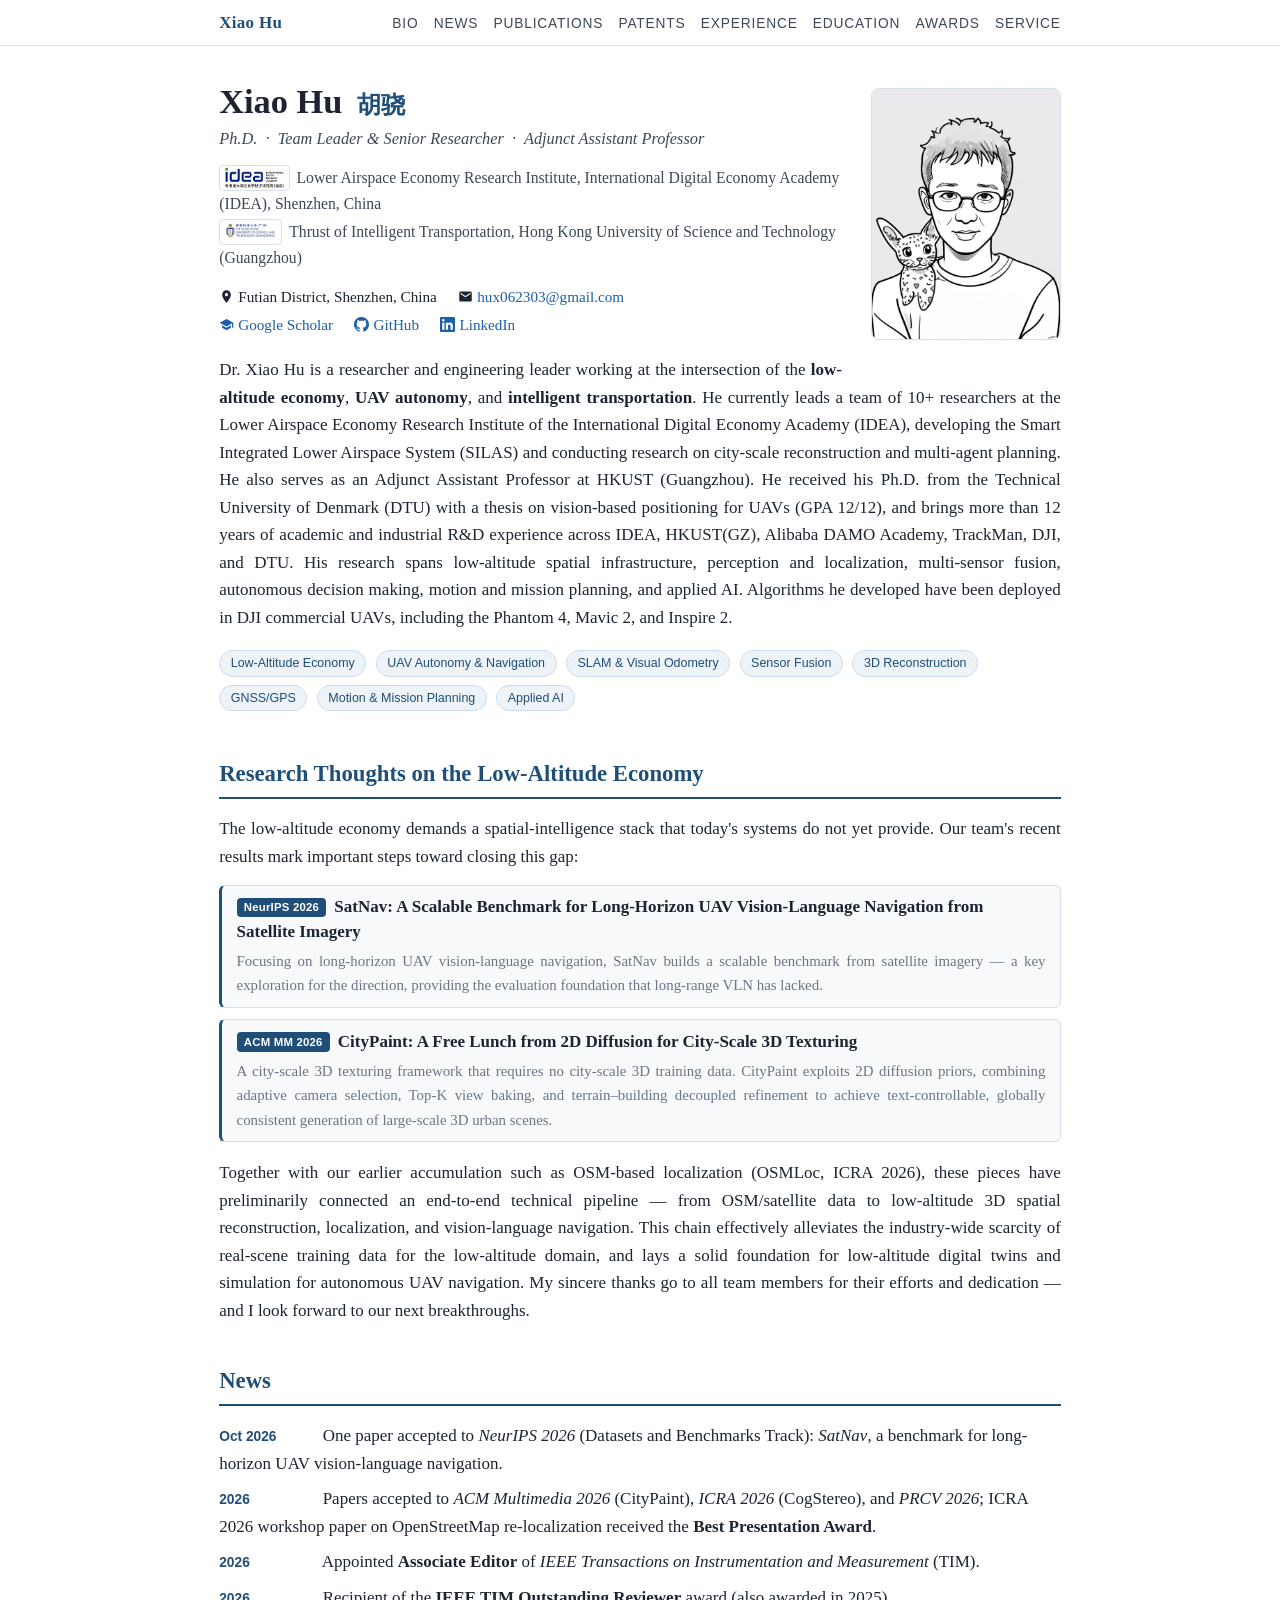
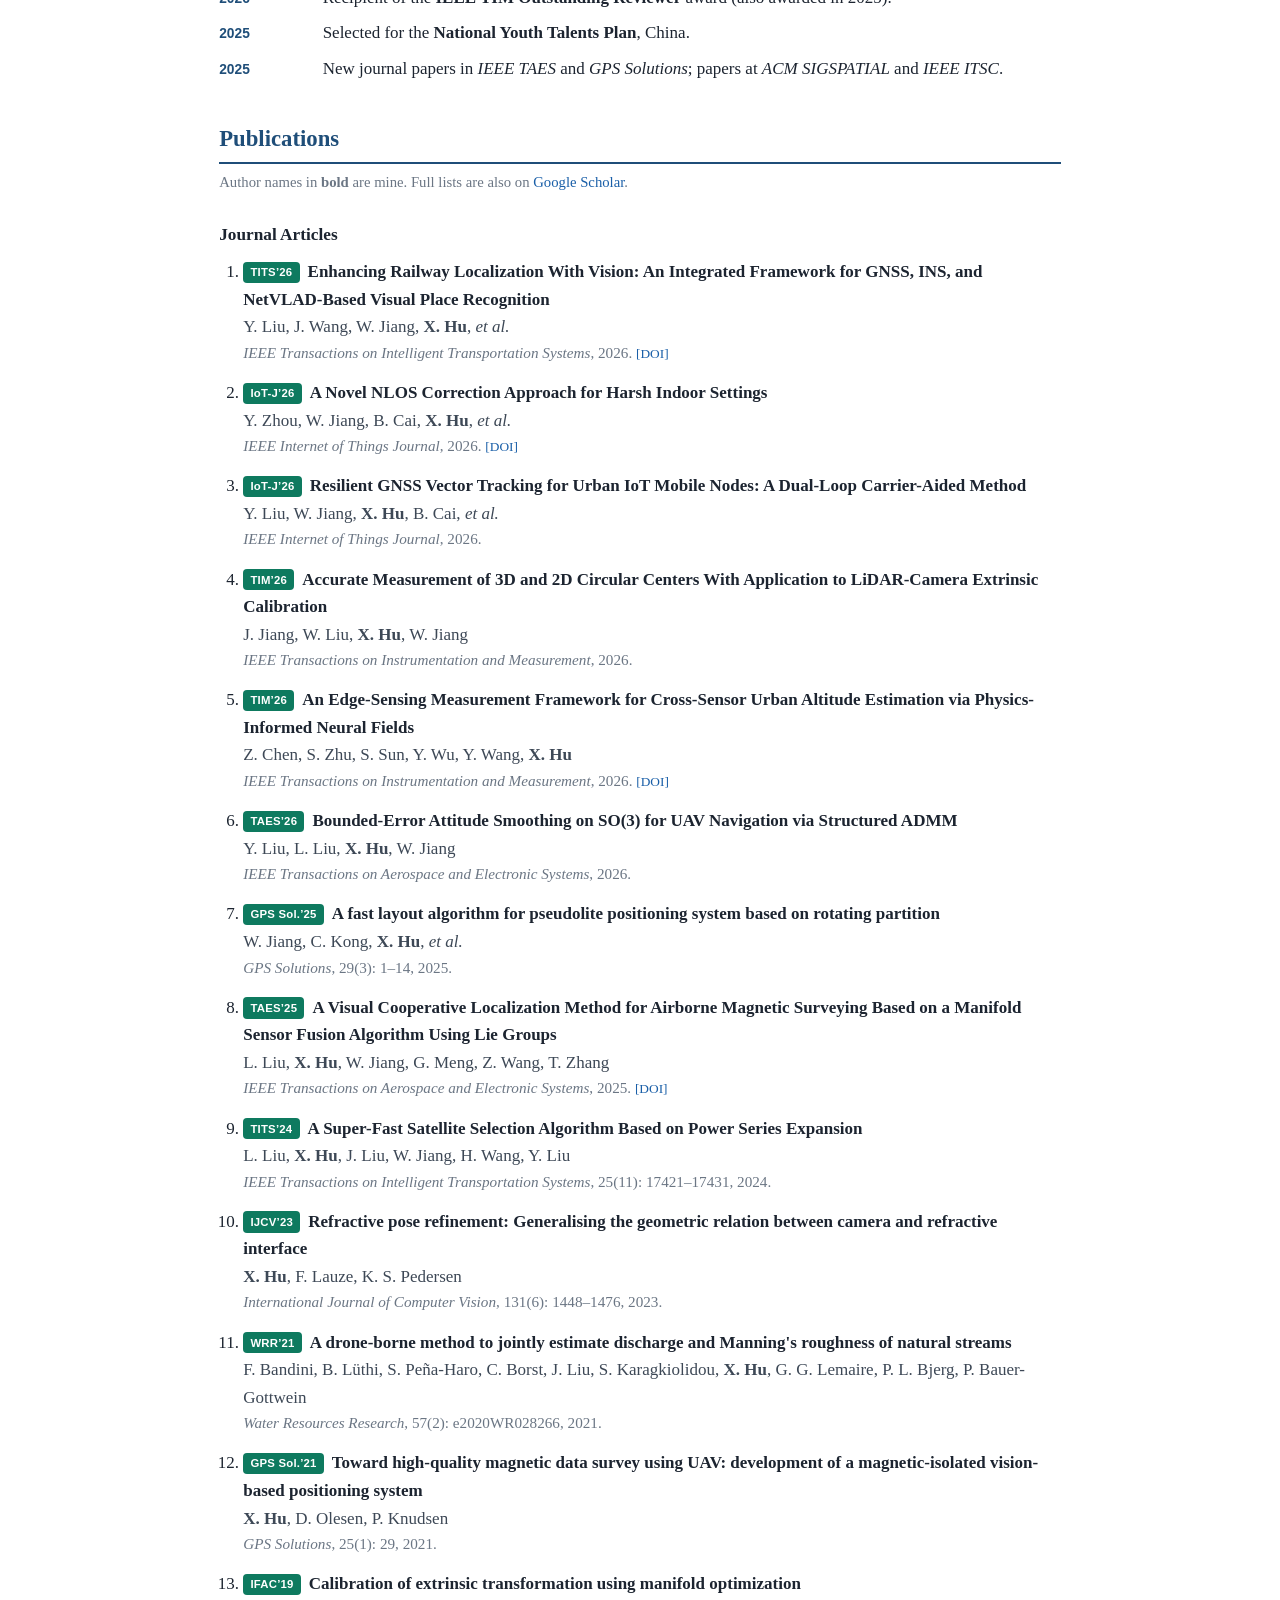
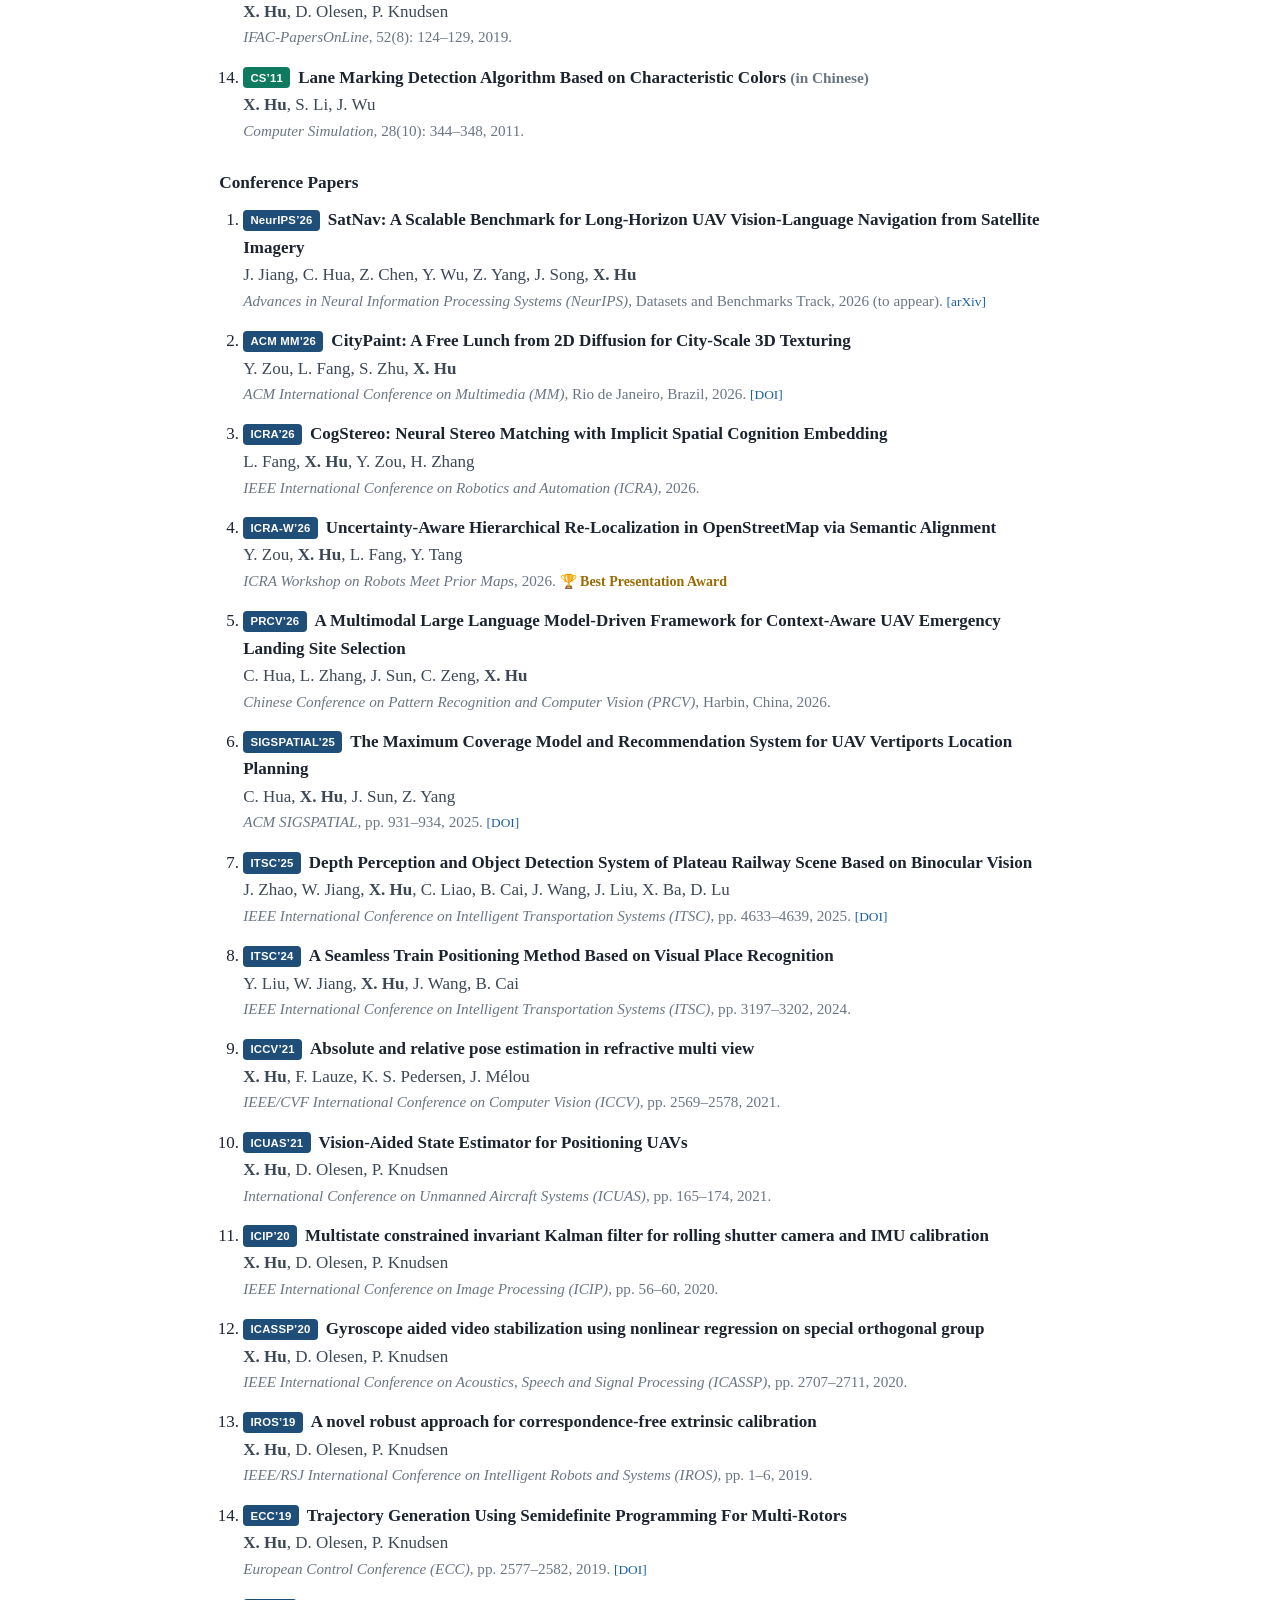
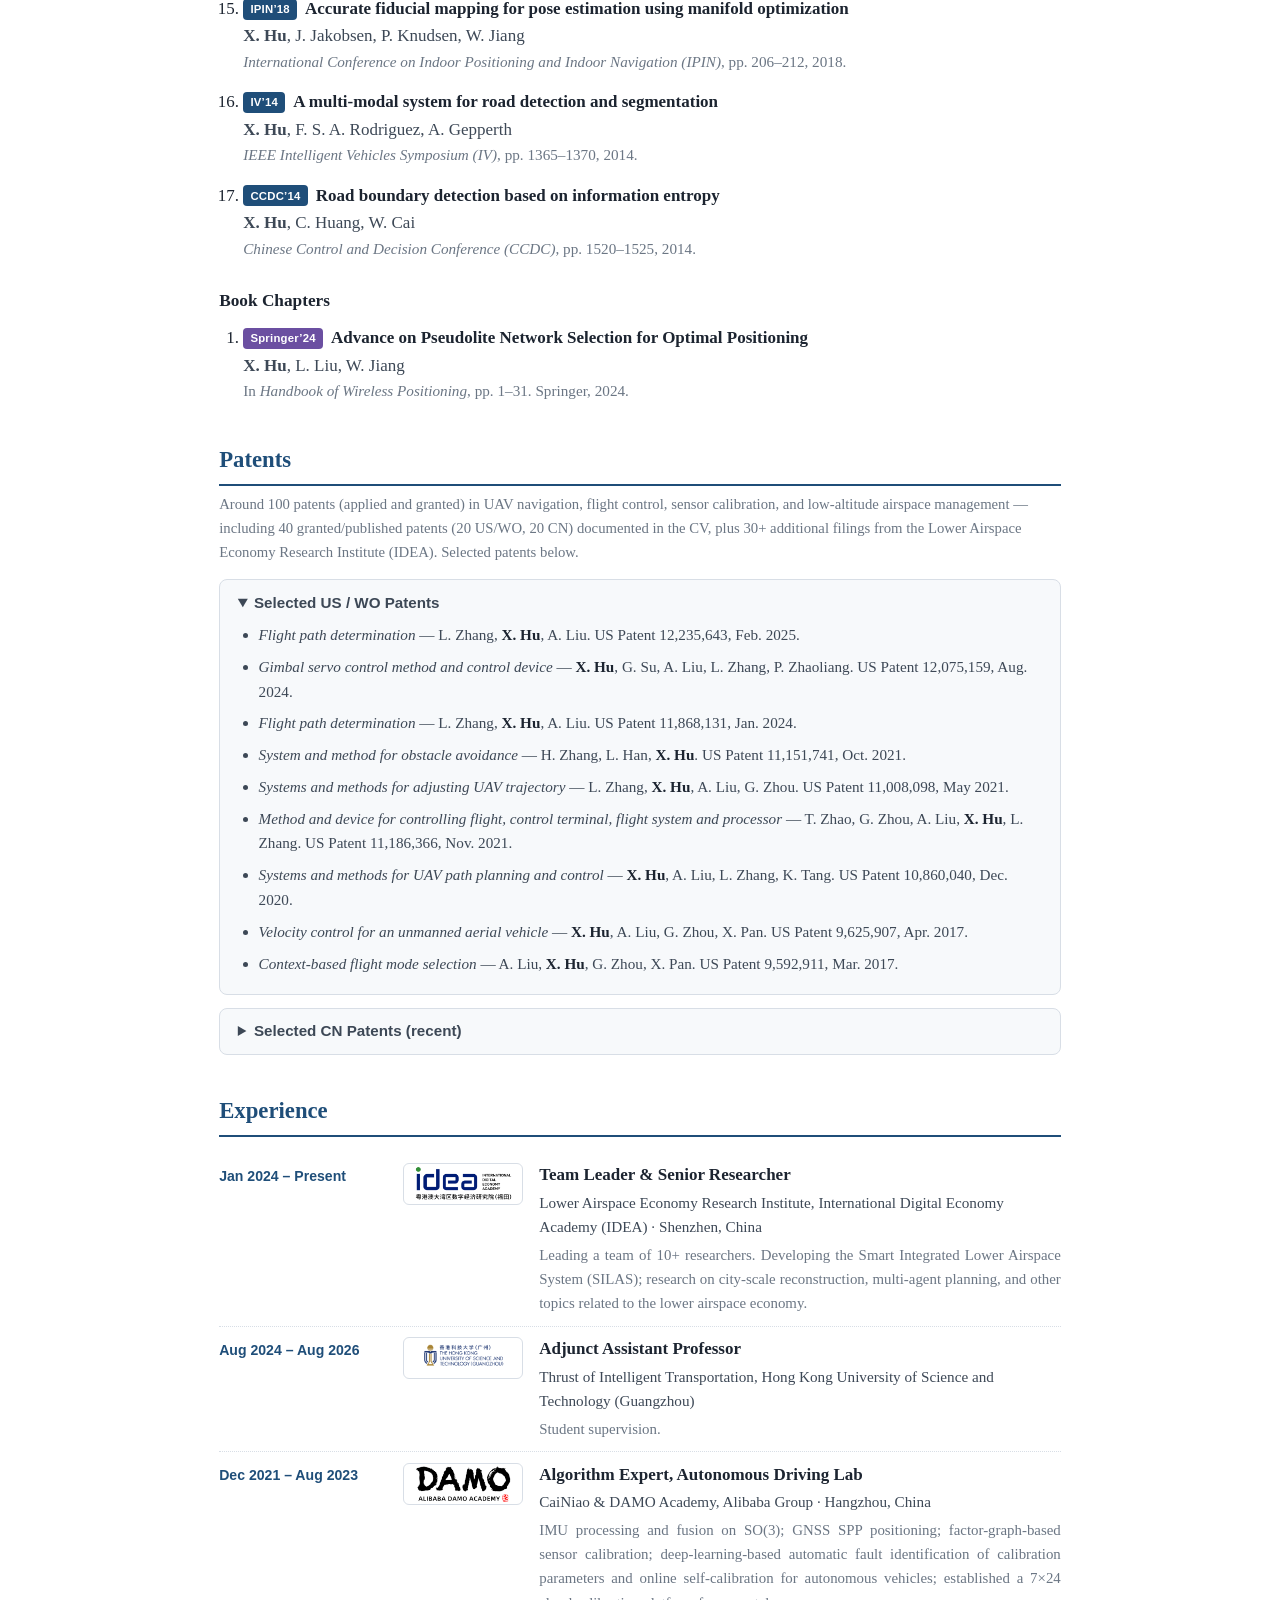
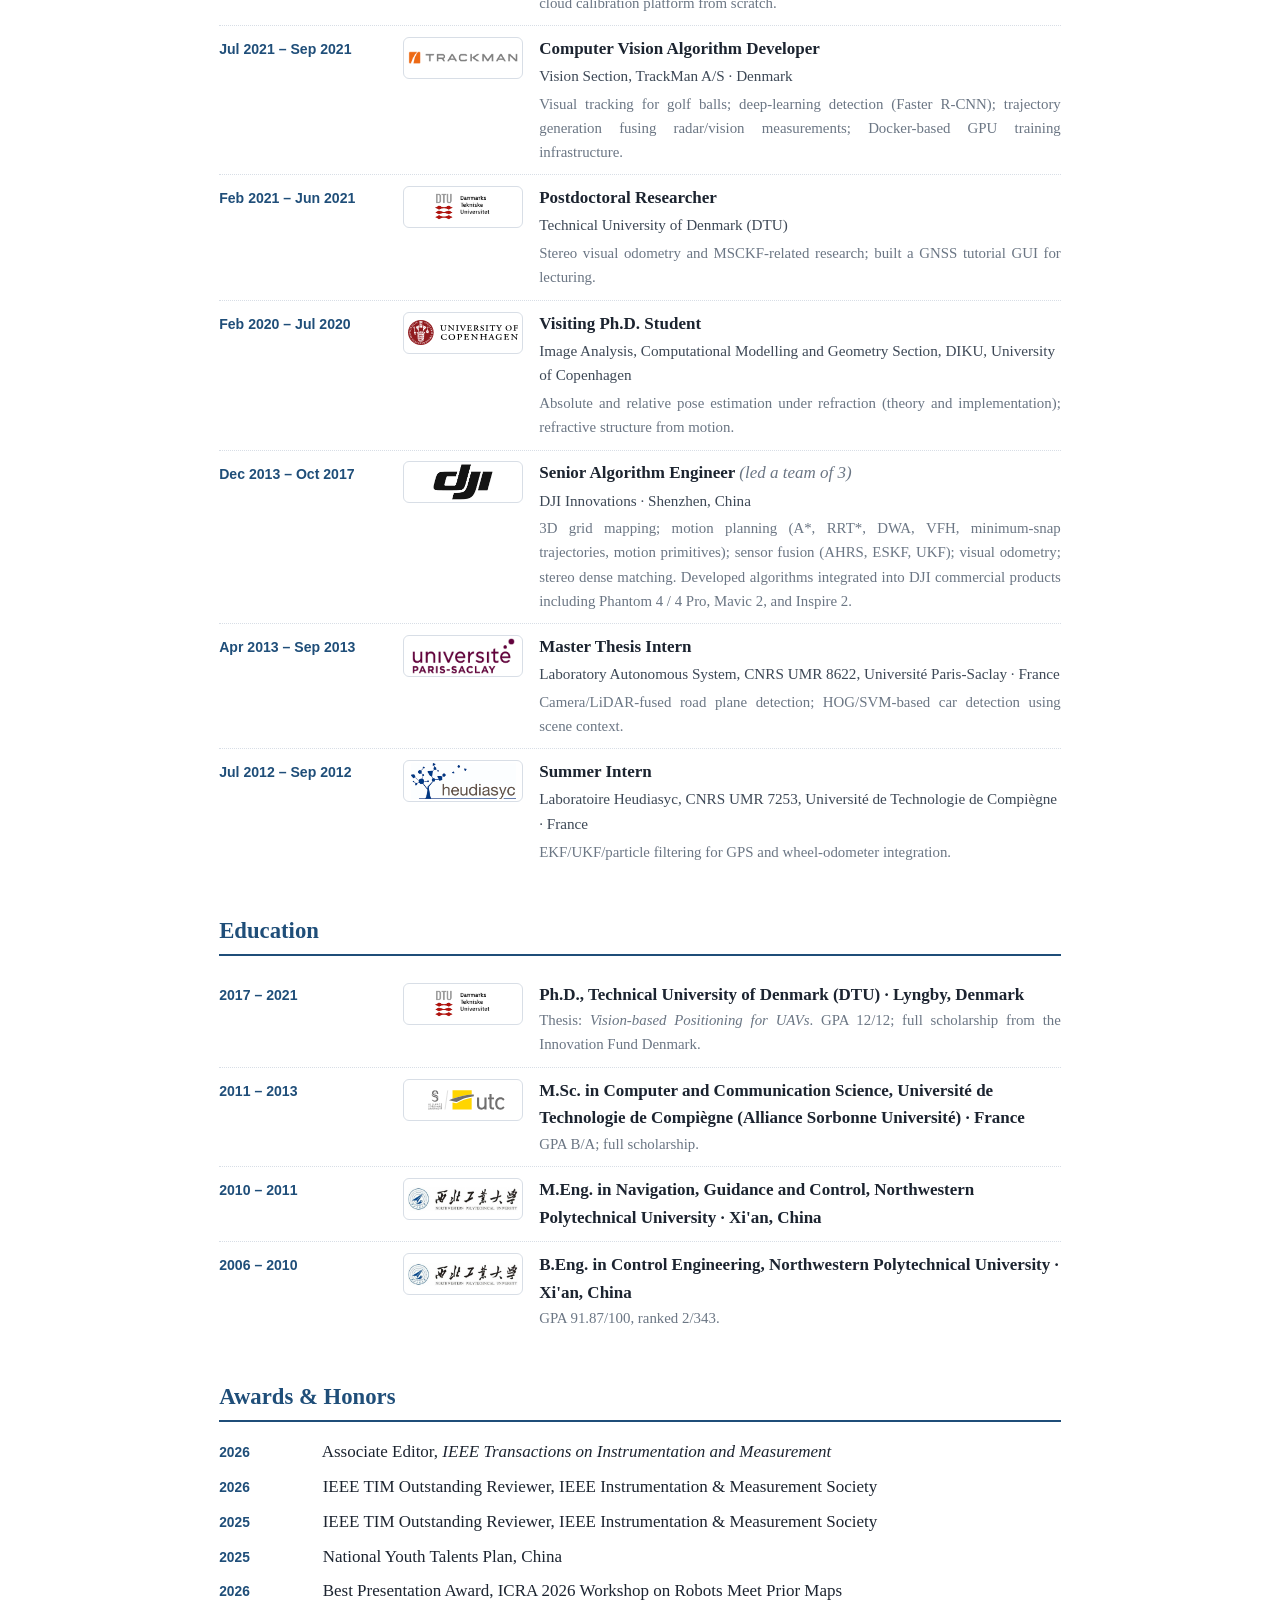
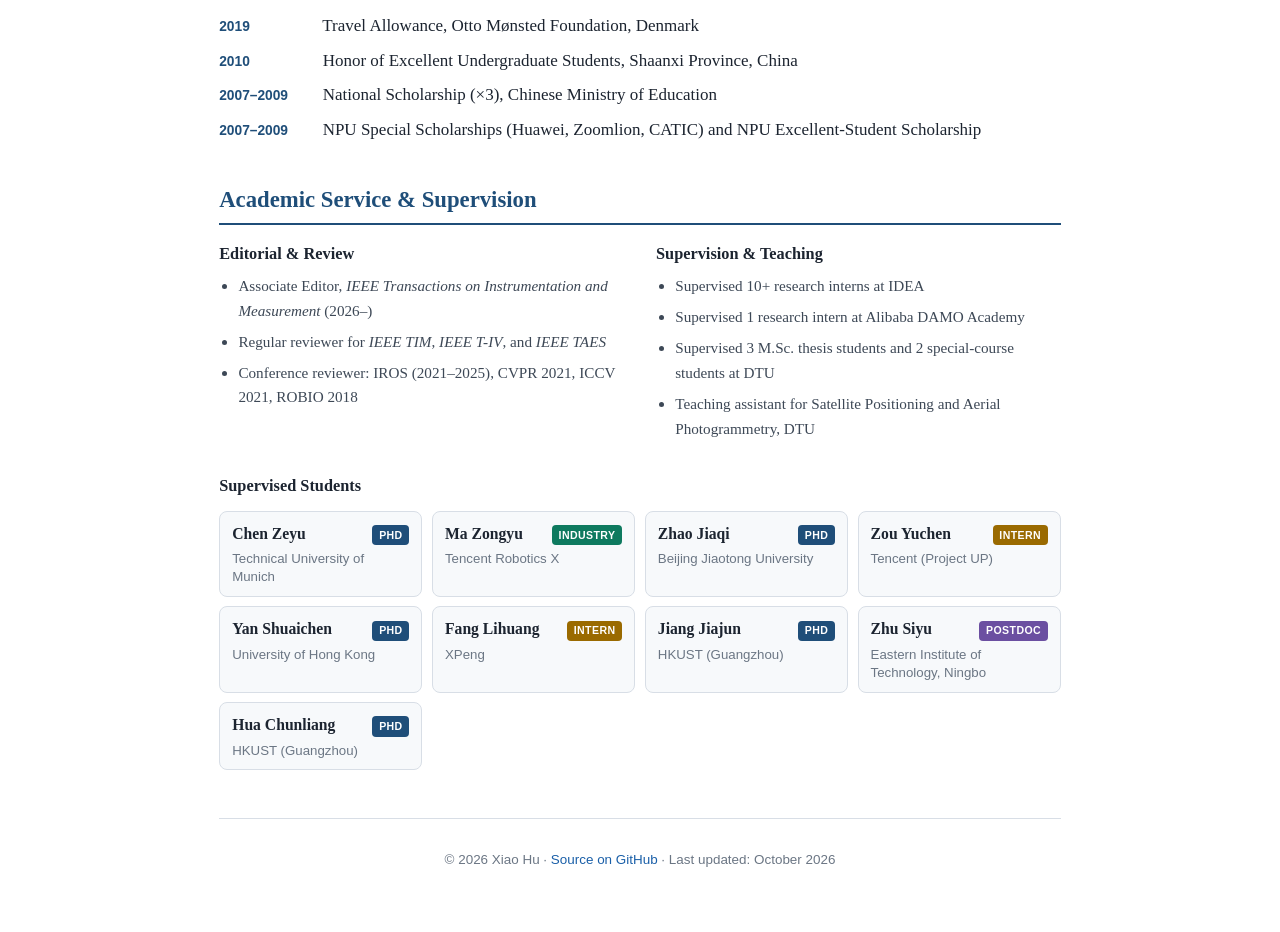
<file: index.html>
<!DOCTYPE html>
<html lang="en">
<head>
  <meta charset="utf-8">
  <meta name="viewport" content="width=device-width, initial-scale=1">
  <title>Xiao Hu (胡骁) — Low-Altitude Economy, UAV Autonomy &amp; Computer Vision</title>
  <meta name="description" content="Dr. Xiao Hu — Team Leader &amp; Senior Researcher at the Lower Airspace Economy Research Institute, IDEA; Adjunct Assistant Professor at HKUST (Guangzhou). Research on UAV autonomy, perception &amp; localization, sensor fusion, and the low-altitude economy.">
  <meta name="author" content="Xiao Hu">
  <meta property="og:title" content="Xiao Hu (胡骁)">
  <meta property="og:description" content="Low-altitude economy, UAV autonomy, perception &amp; localization, sensor fusion.">
  <meta property="og:type" content="profile">
  <link rel="icon" href="data:image/svg+xml,%3Csvg xmlns='http://www.w3.org/2000/svg' viewBox='0 0 64 64'%3E%3Crect width='64' height='64' rx='10' fill='%231f4e79'/%3E%3Ctext x='32' y='42' font-family='Georgia,serif' font-size='26' font-weight='bold' fill='white' text-anchor='middle'%3EXH%3C/text%3E%3C/svg%3E">
  <link rel="stylesheet" href="css/style.css?v=5">
</head>
<body>

<nav class="topnav" id="top" aria-label="Section navigation">
  <div class="nav-inner">
    <a class="nav-name" href="#top">Xiao Hu</a>
    <div class="nav-links">
      <a href="#bio">Bio</a>
      <a href="#news">News</a>
      <a href="#publications">Publications</a>
      <a href="#patents">Patents</a>
      <a href="#experience">Experience</a>
      <a href="#education">Education</a>
      <a href="#awards">Awards</a>
      <a href="#service">Service</a>
    </div>
  </div>
</nav>

<main class="page">

  <!-- ================= Header ================= -->
  <header class="site-header" id="bio">
    <img class="avatar" src="images/avatar.jpg" alt="Portrait of Xiao Hu" width="220" height="220">
    <h1>Xiao Hu <span class="cn-name">胡骁</span></h1>
    <p class="role">Ph.D. &nbsp;·&nbsp; Team Leader &amp; Senior Researcher &nbsp;·&nbsp; Adjunct Assistant Professor</p>
    <ul class="affiliations">
      <li><img class="affil-logo" src="images/logos/idea.png" alt="IDEA logo" loading="lazy"><a href="https://idea.edu.cn/" target="_blank" rel="noopener">Lower Airspace Economy Research Institute, International Digital Economy Academy (IDEA)</a>, Shenzhen, China</li>
      <li><img class="affil-logo" src="images/logos/hkust-gz.png" alt="HKUST (Guangzhou) logo" loading="lazy"><a href="https://www.hkust-gz.edu.cn/" target="_blank" rel="noopener">Thrust of Intelligent Transportation, Hong Kong University of Science and Technology (Guangzhou)</a></li>
    </ul>
    <p class="contact">
      <span class="contact-item"><svg viewBox="0 0 24 24" aria-hidden="true"><path d="M12 2C8.13 2 5 5.13 5 9c0 5.25 7 13 7 13s7-7.75 7-13c0-3.87-3.13-7-7-7zm0 9.5c-1.38 0-2.5-1.12-2.5-2.5s1.12-2.5 2.5-2.5 2.5 1.12 2.5 2.5-1.12 2.5-2.5 2.5z"/></svg>Futian District, Shenzhen, China</span>
      <span class="contact-item"><svg viewBox="0 0 24 24" aria-hidden="true"><path d="M20 4H4c-1.1 0-1.99.9-1.99 2L2 18c0 1.1.9 2 2 2h16c1.1 0 2-.9 2-2V6c0-1.1-.9-2-2-2zm0 4l-8 5-8-5V6l8 5 8-5v2z"/></svg><a href="mailto:hux062303@gmail.com">hux062303<span style="display:none">-anti-spam-</span>@gmail.com</a></span>
    </p>
    <p class="contact">
      <span class="contact-item"><a href="https://scholar.google.com/citations?user=Ra7B_EoAAAAJ&amp;hl=en" target="_blank" rel="noopener"><svg viewBox="0 0 24 24" aria-hidden="true"><path d="M5 13.18v4L12 21l7-3.82v-4L12 17l-7-3.82zM12 3L1 9l11 6 9-4.91V17h2V9L12 3z"/></svg>Google Scholar</a></span>
      <span class="contact-item"><a href="https://github.com/xiahaa" target="_blank" rel="noopener"><svg viewBox="0 0 24 24" aria-hidden="true"><path d="M12 0c-6.626 0-12 5.373-12 12 0 5.302 3.438 9.8 8.207 11.387.599.111.793-.261.793-.577v-2.234c-3.338.726-4.033-1.416-4.033-1.416-.546-1.387-1.333-1.756-1.333-1.756-1.089-.745.083-.729.083-.729 1.205.084 1.839 1.237 1.839 1.237 1.07 1.834 2.807 1.304 3.492.997.107-.775.418-1.305.762-1.604-2.665-.305-5.467-1.334-5.467-5.931 0-1.311.469-2.381 1.236-3.221-.124-.303-.535-1.524.117-3.176 0 0 1.008-.322 3.301 1.23.957-.266 1.983-.399 3.003-.404 1.02.005 2.047.138 3.006.404 2.291-1.552 3.297-1.23 3.297-1.23.653 1.653.242 2.874.118 3.176.77.84 1.235 1.911 1.235 3.221 0 4.609-2.807 5.624-5.479 5.921.43.372.823 1.102.823 2.222v3.293c0 .319.192.694.801.576 4.765-1.589 8.199-6.086 8.199-11.386 0-6.627-5.373-12-12-12z"/></svg>GitHub</a></span>
      <span class="contact-item"><a href="https://www.linkedin.com/in/xiao-hu-9a213242/" target="_blank" rel="noopener"><svg viewBox="0 0 24 24" aria-hidden="true"><path d="M20.447 20.452h-3.554v-5.569c0-1.328-.027-3.037-1.852-3.037-1.853 0-2.136 1.445-2.136 2.939v5.667H9.351V9h3.414v1.561h.046c.477-.9 1.637-1.85 3.37-1.85 3.601 0 4.267 2.37 4.267 5.455v6.286zM5.337 7.433c-1.144 0-2.063-.926-2.063-2.065 0-1.138.92-2.063 2.063-2.063 1.14 0 2.064.925 2.064 2.063 0 1.139-.925 2.065-2.064 2.065zm1.782 13.019H3.555V9h3.564v11.452zM22.225 0H1.771C.792 0 0 .774 0 1.729v20.542C0 23.227.792 24 1.771 24h20.451C23.2 24 24 23.227 24 22.271V1.729C24 .774 23.2 0 22.225 0z"/></svg>LinkedIn</a></span>
    </p>

    <p class="bio">
      Dr. Xiao Hu is a researcher and engineering leader working at the intersection of the
      <strong>low-altitude economy</strong>, <strong>UAV autonomy</strong>, and <strong>intelligent transportation</strong>.
      He currently leads a team of 10+ researchers at the Lower Airspace Economy Research Institute of the
      International Digital Economy Academy (IDEA), developing the Smart Integrated Lower Airspace System (SILAS)
      and conducting research on city-scale reconstruction and multi-agent planning. He also serves as an Adjunct
      Assistant Professor at HKUST (Guangzhou). He received his Ph.D. from the Technical University of Denmark (DTU)
      with a thesis on vision-based positioning for UAVs (GPA 12/12), and brings more than 12 years of academic and
      industrial R&amp;D experience across IDEA, HKUST(GZ), Alibaba DAMO Academy, TrackMan, DJI, and DTU.
      His research spans low-altitude spatial infrastructure, perception and localization, multi-sensor fusion,
      autonomous decision making, motion and mission planning, and applied AI. Algorithms he developed have been
      deployed in DJI commercial UAVs, including the Phantom 4, Mavic 2, and Inspire 2.
    </p>

    <p class="interests">
      <span class="chip">Low-Altitude Economy</span>
      <span class="chip">UAV Autonomy &amp; Navigation</span>
      <span class="chip">SLAM &amp; Visual Odometry</span>
      <span class="chip">Sensor Fusion</span>
      <span class="chip">3D Reconstruction</span>
      <span class="chip">GNSS/GPS</span>
      <span class="chip">Motion &amp; Mission Planning</span>
      <span class="chip">Applied AI</span>
    </p>
  </header>

  <!-- ================= Research Thoughts ================= -->
  <section id="thoughts" class="section">
    <h2>Research Thoughts on the Low-Altitude Economy</h2>
    <p class="thoughts-intro">
      The low-altitude economy demands a spatial-intelligence stack that today's systems do not yet
      provide. Our team's recent results mark important steps toward closing this gap:
    </p>
    <div class="thought-highlights">
      <div class="thought-item">
        <div class="pub-title"><span class="venue-badge vb-conf">NeurIPS 2026</span>SatNav: A Scalable Benchmark for Long-Horizon UAV Vision-Language Navigation from Satellite Imagery</div>
        <div class="thought-desc">Focusing on long-horizon UAV vision-language navigation, SatNav builds a scalable benchmark from satellite imagery — a key exploration for the direction, providing the evaluation foundation that long-range VLN has lacked.</div>
      </div>
      <div class="thought-item">
        <div class="pub-title"><span class="venue-badge vb-conf">ACM MM 2026</span>CityPaint: A Free Lunch from 2D Diffusion for City-Scale 3D Texturing</div>
        <div class="thought-desc">A city-scale 3D texturing framework that requires no city-scale 3D training data. CityPaint exploits 2D diffusion priors, combining adaptive camera selection, Top-K view baking, and terrain–building decoupled refinement to achieve text-controllable, globally consistent generation of large-scale 3D urban scenes.</div>
      </div>
    </div>
    <p class="thoughts-synthesis">
      Together with our earlier accumulation such as OSM-based localization (OSMLoc, ICRA 2026), these
      pieces have preliminarily connected an end-to-end technical pipeline — from OSM/satellite data to
      low-altitude 3D spatial reconstruction, localization, and vision-language navigation. This chain
      effectively alleviates the industry-wide scarcity of real-scene training data for the low-altitude
      domain, and lays a solid foundation for low-altitude digital twins and simulation for autonomous
      UAV navigation. My sincere thanks go to all team members for their efforts and dedication —
      and I look forward to our next breakthroughs.
    </p>
  </section>

  <!-- ================= News ================= -->
  <section id="news" class="section">
    <h2>News</h2>
    <ul class="news-list">
      <li><span class="date">Oct 2026</span> One paper accepted to <em>NeurIPS 2026</em> (Datasets and Benchmarks Track): <em>SatNav</em>, a benchmark for long-horizon UAV vision-language navigation.</li>
      <li><span class="date">2026</span> Papers accepted to <em>ACM Multimedia 2026</em> (CityPaint), <em>ICRA 2026</em> (CogStereo), and <em>PRCV 2026</em>; ICRA 2026 workshop paper on OpenStreetMap re-localization received the <strong>Best Presentation Award</strong>.</li>
      <li><span class="date">2026</span> Appointed <strong>Associate Editor</strong> of <em>IEEE Transactions on Instrumentation and Measurement</em> (TIM).</li>
      <li><span class="date">2026</span> Recipient of the <strong>IEEE TIM Outstanding Reviewer</strong> award (also awarded in 2025).</li>
      <li><span class="date">2025</span> Selected for the <strong>National Youth Talents Plan</strong>, China.</li>
      <li><span class="date">2025</span> New journal papers in <em>IEEE TAES</em> and <em>GPS Solutions</em>; papers at <em>ACM SIGSPATIAL</em> and <em>IEEE ITSC</em>.</li>
    </ul>
  </section>

  <!-- ================= Publications ================= -->
  <section id="publications" class="section">
    <h2>Publications</h2>
    <p class="section-note">Author names in <strong>bold</strong> are mine. Full lists are also on
      <a href="https://scholar.google.com/citations?user=Ra7B_EoAAAAJ&amp;hl=en" target="_blank" rel="noopener">Google Scholar</a>.</p>

    <h3 class="pub-group">Journal Articles</h3>
    <ol class="pubs">
      <li>
        <div class="pub-title"><span class="venue-badge vb-journal">TITS’26</span>Enhancing Railway Localization With Vision: An Integrated Framework for GNSS, INS, and NetVLAD-Based Visual Place Recognition</div>
        <div class="pub-authors">Y. Liu, J. Wang, W. Jiang, <strong>X. Hu</strong>, <em>et al.</em></div>
        <div class="pub-venue"><em>IEEE Transactions on Intelligent Transportation Systems</em>, 2026. <a class="pub-link" href="https://doi.org/10.1109/TITS.2026.3676455" target="_blank" rel="noopener">[DOI]</a></div>
      </li>
      <li>
        <div class="pub-title"><span class="venue-badge vb-journal">IoT-J’26</span>A Novel NLOS Correction Approach for Harsh Indoor Settings</div>
        <div class="pub-authors">Y. Zhou, W. Jiang, B. Cai, <strong>X. Hu</strong>, <em>et al.</em></div>
        <div class="pub-venue"><em>IEEE Internet of Things Journal</em>, 2026. <a class="pub-link" href="https://doi.org/10.1109/JIOT.2026.3658778" target="_blank" rel="noopener">[DOI]</a></div>
      </li>
      <li>
        <div class="pub-title"><span class="venue-badge vb-journal">IoT-J’26</span>Resilient GNSS Vector Tracking for Urban IoT Mobile Nodes: A Dual-Loop Carrier-Aided Method</div>
        <div class="pub-authors">Y. Liu, W. Jiang, <strong>X. Hu</strong>, B. Cai, <em>et al.</em></div>
        <div class="pub-venue"><em>IEEE Internet of Things Journal</em>, 2026.</div>
      </li>
      <li>
        <div class="pub-title"><span class="venue-badge vb-journal">TIM’26</span>Accurate Measurement of 3D and 2D Circular Centers With Application to LiDAR-Camera Extrinsic Calibration</div>
        <div class="pub-authors">J. Jiang, W. Liu, <strong>X. Hu</strong>, W. Jiang</div>
        <div class="pub-venue"><em>IEEE Transactions on Instrumentation and Measurement</em>, 2026.</div>
      </li>
      <li>
        <div class="pub-title"><span class="venue-badge vb-journal">TIM’26</span>An Edge-Sensing Measurement Framework for Cross-Sensor Urban Altitude Estimation via Physics-Informed Neural Fields</div>
        <div class="pub-authors">Z. Chen, S. Zhu, S. Sun, Y. Wu, Y. Wang, <strong>X. Hu</strong></div>
        <div class="pub-venue"><em>IEEE Transactions on Instrumentation and Measurement</em>, 2026. <a class="pub-link" href="https://doi.org/10.1109/TIM.2026.3699687" target="_blank" rel="noopener">[DOI]</a></div>
      </li>
      <li>
        <div class="pub-title"><span class="venue-badge vb-journal">TAES’26</span>Bounded-Error Attitude Smoothing on SO(3) for UAV Navigation via Structured ADMM</div>
        <div class="pub-authors">Y. Liu, L. Liu, <strong>X. Hu</strong>, W. Jiang</div>
        <div class="pub-venue"><em>IEEE Transactions on Aerospace and Electronic Systems</em>, 2026.</div>
      </li>
      <li>
        <div class="pub-title"><span class="venue-badge vb-journal">GPS Sol.’25</span>A fast layout algorithm for pseudolite positioning system based on rotating partition</div>
        <div class="pub-authors">W. Jiang, C. Kong, <strong>X. Hu</strong>, <em>et al.</em></div>
        <div class="pub-venue"><em>GPS Solutions</em>, 29(3): 1–14, 2025.</div>
      </li>
      <li>
        <div class="pub-title"><span class="venue-badge vb-journal">TAES’25</span>A Visual Cooperative Localization Method for Airborne Magnetic Surveying Based on a Manifold Sensor Fusion Algorithm Using Lie Groups</div>
        <div class="pub-authors">L. Liu, <strong>X. Hu</strong>, W. Jiang, G. Meng, Z. Wang, T. Zhang</div>
        <div class="pub-venue"><em>IEEE Transactions on Aerospace and Electronic Systems</em>, 2025. <a class="pub-link" href="https://doi.org/10.1109/TAES.2025.3585902" target="_blank" rel="noopener">[DOI]</a></div>
      </li>
      <li>
        <div class="pub-title"><span class="venue-badge vb-journal">TITS’24</span>A Super-Fast Satellite Selection Algorithm Based on Power Series Expansion</div>
        <div class="pub-authors">L. Liu, <strong>X. Hu</strong>, J. Liu, W. Jiang, H. Wang, Y. Liu</div>
        <div class="pub-venue"><em>IEEE Transactions on Intelligent Transportation Systems</em>, 25(11): 17421–17431, 2024.</div>
      </li>
      <li>
        <div class="pub-title"><span class="venue-badge vb-journal">IJCV’23</span>Refractive pose refinement: Generalising the geometric relation between camera and refractive interface</div>
        <div class="pub-authors"><strong>X. Hu</strong>, F. Lauze, K. S. Pedersen</div>
        <div class="pub-venue"><em>International Journal of Computer Vision</em>, 131(6): 1448–1476, 2023.</div>
      </li>
      <li>
        <div class="pub-title"><span class="venue-badge vb-journal">WRR’21</span>A drone-borne method to jointly estimate discharge and Manning's roughness of natural streams</div>
        <div class="pub-authors">F. Bandini, B. Lüthi, S. Peña-Haro, C. Borst, J. Liu, S. Karagkiolidou, <strong>X. Hu</strong>, G. G. Lemaire, P. L. Bjerg, P. Bauer-Gottwein</div>
        <div class="pub-venue"><em>Water Resources Research</em>, 57(2): e2020WR028266, 2021.</div>
      </li>
      <li>
        <div class="pub-title"><span class="venue-badge vb-journal">GPS Sol.’21</span>Toward high-quality magnetic data survey using UAV: development of a magnetic-isolated vision-based positioning system</div>
        <div class="pub-authors"><strong>X. Hu</strong>, D. Olesen, P. Knudsen</div>
        <div class="pub-venue"><em>GPS Solutions</em>, 25(1): 29, 2021.</div>
      </li>
      <li>
        <div class="pub-title"><span class="venue-badge vb-journal">IFAC’19</span>Calibration of extrinsic transformation using manifold optimization</div>
        <div class="pub-authors"><strong>X. Hu</strong>, D. Olesen, P. Knudsen</div>
        <div class="pub-venue"><em>IFAC-PapersOnLine</em>, 52(8): 124–129, 2019.</div>
      </li>
      <li>
        <div class="pub-title"><span class="venue-badge vb-journal">CS’11</span>Lane Marking Detection Algorithm Based on Characteristic Colors <span class="pub-note">(in Chinese)</span></div>
        <div class="pub-authors"><strong>X. Hu</strong>, S. Li, J. Wu</div>
        <div class="pub-venue"><em>Computer Simulation</em>, 28(10): 344–348, 2011.</div>
      </li>
    </ol>

    <h3 class="pub-group">Conference Papers</h3>
    <ol class="pubs">
      <li>
        <div class="pub-title"><span class="venue-badge vb-conf">NeurIPS’26</span>SatNav: A Scalable Benchmark for Long-Horizon UAV Vision-Language Navigation from Satellite Imagery</div>
        <div class="pub-authors">J. Jiang, C. Hua, Z. Chen, Y. Wu, Z. Yang, J. Song, <strong>X. Hu</strong></div>
        <div class="pub-venue"><em>Advances in Neural Information Processing Systems (NeurIPS)</em>, Datasets and Benchmarks Track, 2026 (to appear). <a class="pub-link" href="https://arxiv.org/abs/2609.31507" target="_blank" rel="noopener">[arXiv]</a></div>
      </li>
      <li>
        <div class="pub-title"><span class="venue-badge vb-conf">ACM MM’26</span>CityPaint: A Free Lunch from 2D Diffusion for City-Scale 3D Texturing</div>
        <div class="pub-authors">Y. Zou, L. Fang, S. Zhu, <strong>X. Hu</strong></div>
        <div class="pub-venue"><em>ACM International Conference on Multimedia (MM)</em>, Rio de Janeiro, Brazil, 2026. <a class="pub-link" href="https://doi.org/10.1145/3767308.3835893" target="_blank" rel="noopener">[DOI]</a></div>
      </li>
      <li>
        <div class="pub-title"><span class="venue-badge vb-conf">ICRA’26</span>CogStereo: Neural Stereo Matching with Implicit Spatial Cognition Embedding</div>
        <div class="pub-authors">L. Fang, <strong>X. Hu</strong>, Y. Zou, H. Zhang</div>
        <div class="pub-venue"><em>IEEE International Conference on Robotics and Automation (ICRA)</em>, 2026.</div>
      </li>
      <li>
        <div class="pub-title"><span class="venue-badge vb-conf">ICRA-W’26</span>Uncertainty-Aware Hierarchical Re-Localization in OpenStreetMap via Semantic Alignment</div>
        <div class="pub-authors">Y. Zou, <strong>X. Hu</strong>, L. Fang, Y. Tang</div>
        <div class="pub-venue"><em>ICRA Workshop on Robots Meet Prior Maps</em>, 2026. <span class="award">🏆 Best Presentation Award</span></div>
      </li>
      <li>
        <div class="pub-title"><span class="venue-badge vb-conf">PRCV’26</span>A Multimodal Large Language Model-Driven Framework for Context-Aware UAV Emergency Landing Site Selection</div>
        <div class="pub-authors">C. Hua, L. Zhang, J. Sun, C. Zeng, <strong>X. Hu</strong></div>
        <div class="pub-venue"><em>Chinese Conference on Pattern Recognition and Computer Vision (PRCV)</em>, Harbin, China, 2026.</div>
      </li>
      <li>
        <div class="pub-title"><span class="venue-badge vb-conf">SIGSPATIAL’25</span>The Maximum Coverage Model and Recommendation System for UAV Vertiports Location Planning</div>
        <div class="pub-authors">C. Hua, <strong>X. Hu</strong>, J. Sun, Z. Yang</div>
        <div class="pub-venue"><em>ACM SIGSPATIAL</em>, pp. 931–934, 2025. <a class="pub-link" href="https://doi.org/10.1145/3748636.3764159" target="_blank" rel="noopener">[DOI]</a></div>
      </li>
      <li>
        <div class="pub-title"><span class="venue-badge vb-conf">ITSC’25</span>Depth Perception and Object Detection System of Plateau Railway Scene Based on Binocular Vision</div>
        <div class="pub-authors">J. Zhao, W. Jiang, <strong>X. Hu</strong>, C. Liao, B. Cai, J. Wang, J. Liu, X. Ba, D. Lu</div>
        <div class="pub-venue"><em>IEEE International Conference on Intelligent Transportation Systems (ITSC)</em>, pp. 4633–4639, 2025. <a class="pub-link" href="https://doi.org/10.1109/ITSC60802.2025.11423453" target="_blank" rel="noopener">[DOI]</a></div>
      </li>
      <li>
        <div class="pub-title"><span class="venue-badge vb-conf">ITSC’24</span>A Seamless Train Positioning Method Based on Visual Place Recognition</div>
        <div class="pub-authors">Y. Liu, W. Jiang, <strong>X. Hu</strong>, J. Wang, B. Cai</div>
        <div class="pub-venue"><em>IEEE International Conference on Intelligent Transportation Systems (ITSC)</em>, pp. 3197–3202, 2024.</div>
      </li>
      <li>
        <div class="pub-title"><span class="venue-badge vb-conf">ICCV’21</span>Absolute and relative pose estimation in refractive multi view</div>
        <div class="pub-authors"><strong>X. Hu</strong>, F. Lauze, K. S. Pedersen, J. Mélou</div>
        <div class="pub-venue"><em>IEEE/CVF International Conference on Computer Vision (ICCV)</em>, pp. 2569–2578, 2021.</div>
      </li>
      <li>
        <div class="pub-title"><span class="venue-badge vb-conf">ICUAS’21</span>Vision-Aided State Estimator for Positioning UAVs</div>
        <div class="pub-authors"><strong>X. Hu</strong>, D. Olesen, P. Knudsen</div>
        <div class="pub-venue"><em>International Conference on Unmanned Aircraft Systems (ICUAS)</em>, pp. 165–174, 2021.</div>
      </li>
      <li>
        <div class="pub-title"><span class="venue-badge vb-conf">ICIP’20</span>Multistate constrained invariant Kalman filter for rolling shutter camera and IMU calibration</div>
        <div class="pub-authors"><strong>X. Hu</strong>, D. Olesen, P. Knudsen</div>
        <div class="pub-venue"><em>IEEE International Conference on Image Processing (ICIP)</em>, pp. 56–60, 2020.</div>
      </li>
      <li>
        <div class="pub-title"><span class="venue-badge vb-conf">ICASSP’20</span>Gyroscope aided video stabilization using nonlinear regression on special orthogonal group</div>
        <div class="pub-authors"><strong>X. Hu</strong>, D. Olesen, P. Knudsen</div>
        <div class="pub-venue"><em>IEEE International Conference on Acoustics, Speech and Signal Processing (ICASSP)</em>, pp. 2707–2711, 2020.</div>
      </li>
      <li>
        <div class="pub-title"><span class="venue-badge vb-conf">IROS’19</span>A novel robust approach for correspondence-free extrinsic calibration</div>
        <div class="pub-authors"><strong>X. Hu</strong>, D. Olesen, P. Knudsen</div>
        <div class="pub-venue"><em>IEEE/RSJ International Conference on Intelligent Robots and Systems (IROS)</em>, pp. 1–6, 2019.</div>
      </li>
      <li>
        <div class="pub-title"><span class="venue-badge vb-conf">ECC’19</span>Trajectory Generation Using Semidefinite Programming For Multi-Rotors</div>
        <div class="pub-authors"><strong>X. Hu</strong>, D. Olesen, P. Knudsen</div>
        <div class="pub-venue"><em>European Control Conference (ECC)</em>, pp. 2577–2582, 2019. <a class="pub-link" href="https://doi.org/10.23919/ECC.2019.8795662" target="_blank" rel="noopener">[DOI]</a></div>
      </li>
      <li>
        <div class="pub-title"><span class="venue-badge vb-conf">IPIN’18</span>Accurate fiducial mapping for pose estimation using manifold optimization</div>
        <div class="pub-authors"><strong>X. Hu</strong>, J. Jakobsen, P. Knudsen, W. Jiang</div>
        <div class="pub-venue"><em>International Conference on Indoor Positioning and Indoor Navigation (IPIN)</em>, pp. 206–212, 2018.</div>
      </li>
      <li>
        <div class="pub-title"><span class="venue-badge vb-conf">IV’14</span>A multi-modal system for road detection and segmentation</div>
        <div class="pub-authors"><strong>X. Hu</strong>, F. S. A. Rodriguez, A. Gepperth</div>
        <div class="pub-venue"><em>IEEE Intelligent Vehicles Symposium (IV)</em>, pp. 1365–1370, 2014.</div>
      </li>
      <li>
        <div class="pub-title"><span class="venue-badge vb-conf">CCDC’14</span>Road boundary detection based on information entropy</div>
        <div class="pub-authors"><strong>X. Hu</strong>, C. Huang, W. Cai</div>
        <div class="pub-venue"><em>Chinese Control and Decision Conference (CCDC)</em>, pp. 1520–1525, 2014.</div>
      </li>
    </ol>

    <h3 class="pub-group">Book Chapters</h3>
    <ol class="pubs">
      <li>
        <div class="pub-title"><span class="venue-badge vb-book">Springer’24</span>Advance on Pseudolite Network Selection for Optimal Positioning</div>
        <div class="pub-authors"><strong>X. Hu</strong>, L. Liu, W. Jiang</div>
        <div class="pub-venue">In <em>Handbook of Wireless Positioning</em>, pp. 1–31. Springer, 2024.</div>
      </li>
    </ol>

  </section>

  <!-- ================= Patents ================= -->
  <section id="patents" class="section">
    <h2>Patents</h2>
    <p class="section-note">Around 100 patents (applied and granted) in UAV navigation, flight control, sensor calibration, and low-altitude airspace management — including 40 granted/published patents (20 US/WO, 20 CN) documented in the CV, plus 30+ additional filings from the Lower Airspace Economy Research Institute (IDEA). Selected patents below.</p>

    <details class="patent-group" open>
      <summary><strong>Selected US / WO Patents</strong></summary>
      <ul class="patents">
        <li><em>Flight path determination</em> — L. Zhang, <strong>X. Hu</strong>, A. Liu. US Patent 12,235,643, Feb. 2025.</li>
        <li><em>Gimbal servo control method and control device</em> — <strong>X. Hu</strong>, G. Su, A. Liu, L. Zhang, P. Zhaoliang. US Patent 12,075,159, Aug. 2024.</li>
        <li><em>Flight path determination</em> — L. Zhang, <strong>X. Hu</strong>, A. Liu. US Patent 11,868,131, Jan. 2024.</li>
        <li><em>System and method for obstacle avoidance</em> — H. Zhang, L. Han, <strong>X. Hu</strong>. US Patent 11,151,741, Oct. 2021.</li>
        <li><em>Systems and methods for adjusting UAV trajectory</em> — L. Zhang, <strong>X. Hu</strong>, A. Liu, G. Zhou. US Patent 11,008,098, May 2021.</li>
        <li><em>Method and device for controlling flight, control terminal, flight system and processor</em> — T. Zhao, G. Zhou, A. Liu, <strong>X. Hu</strong>, L. Zhang. US Patent 11,186,366, Nov. 2021.</li>
        <li><em>Systems and methods for UAV path planning and control</em> — <strong>X. Hu</strong>, A. Liu, L. Zhang, K. Tang. US Patent 10,860,040, Dec. 2020.</li>
        <li><em>Velocity control for an unmanned aerial vehicle</em> — <strong>X. Hu</strong>, A. Liu, G. Zhou, X. Pan. US Patent 9,625,907, Apr. 2017.</li>
        <li><em>Context-based flight mode selection</em> — A. Liu, <strong>X. Hu</strong>, G. Zhou, X. Pan. US Patent 9,592,911, Mar. 2017.</li>
      </ul>
    </details>

    <details class="patent-group">
      <summary><strong>Selected CN Patents (recent)</strong></summary>
      <ul class="patents">
        <li><em>Navigation Methods and Devices for Space Mobile Devices</em> — J. Chen, J. Nie, H. Xiong, <strong>X. Hu</strong>, F. Chen, S. Li. CN Patent CN121,115,856 A, Dec. 2025.</li>
        <li><em>Unmanned Aerial Vehicle Landing Site Selection Recommendation Method</em> — J. Sun, C. Hua, <strong>X. Hu</strong>, Z. Yang, S. Li. CN Patent CN121,119,467 A, Dec. 2025.</li>
        <li><em>Optimization Method of Depth Estimation Model</em> — <strong>X. Hu</strong>, J. Zhao, J. Sun, S. Li. CN Patent CN121,120,739 A, Dec. 2025.</li>
        <li><em>Flight Path Planning Methods and Devices</em> — Y. Wang, Z. Chen, <strong>X. Hu</strong>, W. Nie, F. Chen, S. Li. CN Patent CN121,113,080 A, Dec. 2025.</li>
        <li><em>Configuration Method for an Optical Flow Estimation Model</em> — <strong>X. Hu</strong>, L. Fang, J. Sun, F. Chen, S. Li. CN Patent CN121,120,706 A, Dec. 2025.</li>
        <li><em>4D Space-Time Field Construction Based on Neural Field Reconstruction</em> — <strong>X. Hu</strong>, Z. Chen, Y. Ma, J. Sun, S. Li. CN Patent CN121,120,981 A, Dec. 2025.</li>
        <li><em>Methods and Devices for Predicting Flight Trajectories</em> — <strong>X. Hu</strong>, L. Lai, F. Chen, L. Wang, S. Li. CN Patent CN121,122,085 A, Dec. 2025.</li>
        <li><em>Space Mobile Equipment Identity Verification Method and Device</em> — <strong>X. Hu</strong>, Y. Zou, J. Sun, Y. Tang, S. Li. CN Patent CN120,150,951 A, Jun. 2025.</li>
        <li><em>Method and Device for Dividing Airspace</em> — J. Sun, Y. Tang, <strong>X. Hu</strong>, S. Li. CN Patent CN120,220,484 B, Jun. 2025.</li>
        <li><em>Method and Device for Tracking and Monitoring Low-Altitude Flying Objects</em> — Y. Tang, <strong>X. Hu</strong>, L. Wang, S. Li. CN Patent CN119,738,812 A, Apr. 2025.</li>
        <li><em>Fast Satellite Selection Method for Satellite Navigation Systems</em> — L. Liu, G. Meng, <strong>X. Hu</strong>, Z. Wang, W. Jiang. CN Patent CN118,091,714 A, May 2024.</li>
      </ul>
    </details>
  </section>

  <!-- ================= Experience ================= -->
  <section id="experience" class="section">
    <h2>Experience</h2>
    <ul class="timeline">
      <li>
        <div class="when">Jan 2024 – Present</div>
        <img class="org-logo" src="images/logos/idea.png" alt="" loading="lazy">
        <div class="what">
          <div class="title">Team Leader &amp; Senior Researcher</div>
          <div class="org">Lower Airspace Economy Research Institute, International Digital Economy Academy (IDEA) · Shenzhen, China</div>
          <div class="desc">Leading a team of 10+ researchers. Developing the Smart Integrated Lower Airspace System (SILAS); research on city-scale reconstruction, multi-agent planning, and other topics related to the lower airspace economy.</div>
        </div>
      </li>
      <li>
        <div class="when">Aug 2024 – Aug 2026</div>
        <img class="org-logo" src="images/logos/hkust-gz.png" alt="" loading="lazy">
        <div class="what">
          <div class="title">Adjunct Assistant Professor</div>
          <div class="org">Thrust of Intelligent Transportation, Hong Kong University of Science and Technology (Guangzhou)</div>
          <div class="desc">Student supervision.</div>
        </div>
      </li>
      <li>
        <div class="when">Dec 2021 – Aug 2023</div>
        <img class="org-logo" src="images/logos/alibaba.png" alt="" loading="lazy">
        <div class="what">
          <div class="title">Algorithm Expert, Autonomous Driving Lab</div>
          <div class="org">CaiNiao &amp; DAMO Academy, Alibaba Group · Hangzhou, China</div>
          <div class="desc">IMU processing and fusion on SO(3); GNSS SPP positioning; factor-graph-based sensor calibration; deep-learning-based automatic fault identification of calibration parameters and online self-calibration for autonomous vehicles; established a 7×24 cloud calibration platform from scratch.</div>
        </div>
      </li>
      <li>
        <div class="when">Jul 2021 – Sep 2021</div>
        <img class="org-logo" src="images/logos/TRACKMAN.png" alt="" loading="lazy">
        <div class="what">
          <div class="title">Computer Vision Algorithm Developer</div>
          <div class="org">Vision Section, TrackMan A/S · Denmark</div>
          <div class="desc">Visual tracking for golf balls; deep-learning detection (Faster R-CNN); trajectory generation fusing radar/vision measurements; Docker-based GPU training infrastructure.</div>
        </div>
      </li>
      <li>
        <div class="when">Feb 2021 – Jun 2021</div>
        <img class="org-logo" src="images/logos/DTU-logo.png" alt="" loading="lazy">
        <div class="what">
          <div class="title">Postdoctoral Researcher</div>
          <div class="org">Technical University of Denmark (DTU)</div>
          <div class="desc">Stereo visual odometry and MSCKF-related research; built a GNSS tutorial GUI for lecturing.</div>
        </div>
      </li>
      <li>
        <div class="when">Feb 2020 – Jul 2020</div>
        <img class="org-logo" src="images/logos/ku.svg" alt="" loading="lazy">
        <div class="what">
          <div class="title">Visiting Ph.D. Student</div>
          <div class="org">Image Analysis, Computational Modelling and Geometry Section, DIKU, University of Copenhagen</div>
          <div class="desc">Absolute and relative pose estimation under refraction (theory and implementation); refractive structure from motion.</div>
        </div>
      </li>
      <li>
        <div class="when">Dec 2013 – Oct 2017</div>
        <img class="org-logo" src="images/logos/dji.jpg" alt="" loading="lazy">
        <div class="what">
          <div class="title">Senior Algorithm Engineer <span class="note">(led a team of 3)</span></div>
          <div class="org">DJI Innovations · Shenzhen, China</div>
          <div class="desc">3D grid mapping; motion planning (A*, RRT*, DWA, VFH, minimum-snap trajectories, motion primitives); sensor fusion (AHRS, ESKF, UKF); visual odometry; stereo dense matching. Developed algorithms integrated into DJI commercial products including Phantom 4 / 4 Pro, Mavic 2, and Inspire 2.</div>
        </div>
      </li>
      <li>
        <div class="when">Apr 2013 – Sep 2013</div>
        <img class="org-logo" src="images/logos/paris-saclay.png" alt="" loading="lazy">
        <div class="what">
          <div class="title">Master Thesis Intern</div>
          <div class="org">Laboratory Autonomous System, CNRS UMR 8622, Université Paris-Saclay · France</div>
          <div class="desc">Camera/LiDAR-fused road plane detection; HOG/SVM-based car detection using scene context.</div>
        </div>
      </li>
      <li>
        <div class="when">Jul 2012 – Sep 2012</div>
        <img class="org-logo" src="images/logos/cnrs.png" alt="" loading="lazy">
        <div class="what">
          <div class="title">Summer Intern</div>
          <div class="org">Laboratoire Heudiasyc, CNRS UMR 7253, Université de Technologie de Compiègne · France</div>
          <div class="desc">EKF/UKF/particle filtering for GPS and wheel-odometer integration.</div>
        </div>
      </li>
    </ul>
  </section>

  <!-- ================= Education ================= -->
  <section id="education" class="section">
    <h2>Education</h2>
    <ul class="timeline">
      <li>
        <div class="when">2017 – 2021</div>
        <img class="org-logo" src="images/logos/DTU-logo.png" alt="" loading="lazy">
        <div class="what">
          <div class="title">Ph.D., Technical University of Denmark (DTU) · Lyngby, Denmark</div>
          <div class="desc">Thesis: <em>Vision-based Positioning for UAVs</em>. GPA 12/12; full scholarship from the Innovation Fund Denmark.</div>
        </div>
      </li>
      <li>
        <div class="when">2011 – 2013</div>
        <img class="org-logo" src="images/logos/utc.svg" alt="" loading="lazy">
        <div class="what">
          <div class="title">M.Sc. in Computer and Communication Science, Université de Technologie de Compiègne (Alliance Sorbonne Université) · France</div>
          <div class="desc">GPA B/A; full scholarship.</div>
        </div>
      </li>
      <li>
        <div class="when">2010 – 2011</div>
        <img class="org-logo" src="images/logos/npu-w.jpg" alt="" loading="lazy">
        <div class="what">
          <div class="title">M.Eng. in Navigation, Guidance and Control, Northwestern Polytechnical University · Xi'an, China</div>
        </div>
      </li>
      <li>
        <div class="when">2006 – 2010</div>
        <img class="org-logo" src="images/logos/npu-w.jpg" alt="" loading="lazy">
        <div class="what">
          <div class="title">B.Eng. in Control Engineering, Northwestern Polytechnical University · Xi'an, China</div>
          <div class="desc">GPA 91.87/100, ranked 2/343.</div>
        </div>
      </li>
    </ul>
  </section>

  <!-- ================= Awards ================= -->
  <section id="awards" class="section">
    <h2>Awards &amp; Honors</h2>
    <ul class="awards">
      <li><span class="date">2026</span> Associate Editor, <em>IEEE Transactions on Instrumentation and Measurement</em></li>
      <li><span class="date">2026</span> IEEE TIM Outstanding Reviewer, IEEE Instrumentation &amp; Measurement Society</li>
      <li><span class="date">2025</span> IEEE TIM Outstanding Reviewer, IEEE Instrumentation &amp; Measurement Society</li>
      <li><span class="date">2025</span> National Youth Talents Plan, China</li>
      <li><span class="date">2026</span> Best Presentation Award, ICRA 2026 Workshop on Robots Meet Prior Maps</li>
      <li><span class="date">2019</span> Travel Allowance, Otto Mønsted Foundation, Denmark</li>
      <li><span class="date">2010</span> Honor of Excellent Undergraduate Students, Shaanxi Province, China</li>
      <li><span class="date">2007–2009</span> National Scholarship (×3), Chinese Ministry of Education</li>
      <li><span class="date">2007–2009</span> NPU Special Scholarships (Huawei, Zoomlion, CATIC) and NPU Excellent-Student Scholarship</li>
    </ul>
  </section>

  <!-- ================= Service ================= -->
  <section id="service" class="section">
    <h2>Academic Service &amp; Supervision</h2>
    <div class="service-grid">
      <div>
        <h3>Editorial &amp; Review</h3>
        <ul class="service-list">
          <li>Associate Editor, <em>IEEE Transactions on Instrumentation and Measurement</em> (2026–)</li>
          <li>Regular reviewer for <em>IEEE TIM</em>, <em>IEEE T-IV</em>, and <em>IEEE TAES</em></li>
          <li>Conference reviewer: IROS (2021–2025), CVPR 2021, ICCV 2021, ROBIO 2018</li>
        </ul>
      </div>
      <div>
        <h3>Supervision &amp; Teaching</h3>
        <ul class="service-list">
          <li>Supervised 10+ research interns at IDEA</li>
          <li>Supervised 1 research intern at Alibaba DAMO Academy</li>
          <li>Supervised 3 M.Sc. thesis students and 2 special-course students at DTU</li>
          <li>Teaching assistant for Satellite Positioning and Aerial Photogrammetry, DTU</li>
        </ul>
      </div>
    </div>

    <h3 class="students-title">Supervised Students</h3>
    <div class="students-grid">
      <div class="student-card"><div class="sc-top"><span class="s-name">Chen Zeyu</span><span class="s-tag tag-phd">PhD</span></div><div class="s-org">Technical University of Munich</div></div>
      <div class="student-card"><div class="sc-top"><span class="s-name">Ma Zongyu</span><span class="s-tag tag-ind">Industry</span></div><div class="s-org">Tencent Robotics X</div></div>
      <div class="student-card"><div class="sc-top"><span class="s-name">Zhao Jiaqi</span><span class="s-tag tag-phd">PhD</span></div><div class="s-org">Beijing Jiaotong University</div></div>
      <div class="student-card"><div class="sc-top"><span class="s-name">Zou Yuchen</span><span class="s-tag tag-int">Intern</span></div><div class="s-org">Tencent (Project UP)</div></div>
      <div class="student-card"><div class="sc-top"><span class="s-name">Yan Shuaichen</span><span class="s-tag tag-phd">PhD</span></div><div class="s-org">University of Hong Kong</div></div>
      <div class="student-card"><div class="sc-top"><span class="s-name">Fang Lihuang</span><span class="s-tag tag-int">Intern</span></div><div class="s-org">XPeng</div></div>
      <div class="student-card"><div class="sc-top"><span class="s-name">Jiang Jiajun</span><span class="s-tag tag-phd">PhD</span></div><div class="s-org">HKUST (Guangzhou)</div></div>
      <div class="student-card"><div class="sc-top"><span class="s-name">Zhu Siyu</span><span class="s-tag tag-post">Postdoc</span></div><div class="s-org">Eastern Institute of Technology, Ningbo</div></div>
      <div class="student-card"><div class="sc-top"><span class="s-name">Hua Chunliang</span><span class="s-tag tag-phd">PhD</span></div><div class="s-org">HKUST (Guangzhou)</div></div>
    </div>
  </section>

  <footer class="site-footer">
    <p>© 2026 Xiao Hu · <a href="https://github.com/xiahaa/xiahaa.github.io" target="_blank" rel="noopener">Source on GitHub</a> · Last updated: October 2026</p>
  </footer>

</main>

</body>
</html>
</file>
<file: css/style.css>
/* ==========================================================================
   Academic homepage of Xiao Hu — classic academic style
   ========================================================================== */

:root {
  --ink: #1c2430;
  --ink-soft: #3d4856;
  --muted: #6b7684;
  --accent: #1f4e79;          /* deep academic navy */
  --accent-soft: #eef3f8;
  --rule: #d8dee6;
  --paper: #ffffff;
  --paper-alt: #f7f9fb;
  --link: #1a5fa8;
  --link-hover: #0f3f74;
  --gold: #9a6a00;
  --maxw: 880px;
  --serif: Georgia, "Times New Roman", "Songti SC", "SimSun", serif;
  --sans: -apple-system, BlinkMacSystemFont, "Segoe UI", Roboto, "Helvetica Neue", Arial, sans-serif;
}

* { box-sizing: border-box; }

html { scroll-behavior: smooth; scroll-padding-top: 70px; }

body {
  margin: 0;
  font-family: var(--serif);
  font-size: 17px;
  line-height: 1.62;
  color: var(--ink);
  background: var(--paper);
  text-rendering: optimizeLegibility;
}

/* ---------- top navigation ---------- */
.topnav {
  position: sticky;
  top: 0;
  z-index: 10;
  background: rgba(255, 255, 255, 0.94);
  backdrop-filter: blur(6px);
  border-bottom: 1px solid var(--rule);
  font-family: var(--sans);
}
.nav-inner {
  max-width: var(--maxw);
  margin: 0 auto;
  padding: 0.55rem 1.2rem;
  display: flex;
  align-items: baseline;
  gap: 1.2rem;
  flex-wrap: wrap;
}
.nav-name {
  font-family: var(--serif);
  font-weight: 700;
  font-size: 1.06rem;
  color: var(--accent);
  text-decoration: none;
  letter-spacing: 0.02em;
}
.nav-links { margin-left: auto; display: flex; gap: 0.95rem; flex-wrap: wrap; }
.nav-links a {
  font-size: 0.86rem;
  color: var(--ink-soft);
  text-decoration: none;
  text-transform: uppercase;
  letter-spacing: 0.06em;
}
.nav-links a:hover { color: var(--accent); text-decoration: underline; }
.nav-links a.nav-cv { font-weight: 600; }

/* ---------- page frame ---------- */
.page {
  max-width: var(--maxw);
  margin: 0 auto;
  padding: 2.2rem 1.2rem 3rem;
}

/* ---------- header / bio ---------- */
.site-header { position: relative; }
.avatar {
  float: right;
  width: 190px;
  height: auto;
  margin: 0.4rem 0 1.1rem 1.8rem;
  border-radius: 8px;
  border: 1px solid var(--rule);
  background: var(--paper-alt);
}
h1 {
  margin: 0 0 0.2rem;
  font-size: 2.15rem;
  line-height: 1.2;
  font-weight: 700;
  color: var(--ink);
}
.cn-name {
  font-size: 1.5rem;
  font-weight: 600;
  color: var(--accent);
  margin-left: 0.35rem;
}
.role {
  margin: 0 0 0.8rem;
  font-size: 1.02rem;
  color: var(--ink-soft);
  font-style: italic;
}
.affiliations {
  margin: 0 0 0.9rem;
  padding: 0;
  list-style: none;
  color: var(--ink-soft);
  font-size: 0.98rem;
}
.affiliations li { margin-bottom: 0.15rem; }
.affiliations a { color: inherit; }

.contact { margin: 0.25rem 0; font-size: 0.95rem; }
.contact-item { margin-right: 1.1rem; white-space: nowrap; }

.bio { margin-top: 1.15rem; text-align: justify; }

.interests { margin-top: 1rem; }
.chip {
  display: inline-block;
  font-family: var(--sans);
  font-size: 0.78rem;
  color: var(--accent);
  background: var(--accent-soft);
  border: 1px solid #cddcec;
  border-radius: 999px;
  padding: 0.14rem 0.66rem;
  margin: 0 0.32rem 0.38rem 0;
  white-space: nowrap;
}

/* ---------- sections ---------- */
.section { margin-top: 2.4rem; }
.section h2 {
  font-size: 1.42rem;
  font-weight: 700;
  color: var(--accent);
  margin: 0 0 1rem;
  padding-bottom: 0.28rem;
  border-bottom: 2px solid var(--accent);
}
.section-note { color: var(--muted); font-size: 0.92rem; margin-top: -0.55rem; }

/* ---------- research thoughts ---------- */
.thoughts-intro { margin: 0 0 0.9rem; text-align: justify; }
.thought-highlights {
  display: grid;
  gap: 0.7rem;
  margin: 0 0 1rem;
}
.thought-item {
  background: var(--paper-alt);
  border: 1px solid var(--rule);
  border-left: 3px solid var(--accent);
  border-radius: 6px;
  padding: 0.6rem 0.9rem;
}
.thought-item .pub-title { line-height: 1.45; }
.thought-desc {
  margin-top: 0.3rem;
  color: var(--muted);
  font-size: 0.93rem;
  text-align: justify;
}
.thoughts-synthesis { text-align: justify; }

/* ---------- news ---------- */
.news-list { margin: 0; padding: 0; list-style: none; }
.news-list li { margin-bottom: 0.5rem; }
.news-list .date {
  display: inline-block;
  min-width: 6.2rem;
  font-family: var(--sans);
  font-weight: 600;
  font-size: 0.86rem;
  color: var(--accent);
}

/* ---------- publications ---------- */
.pub-group {
  font-size: 1.08rem;
  color: var(--ink);
  margin: 1.6rem 0 0.6rem;
}
.pubs { margin: 0; padding-left: 1.5rem; }
.pubs li { margin-bottom: 0.85rem; }
.pub-title { font-weight: 600; }
.pub-authors { color: var(--ink-soft); }
.pub-venue { color: var(--muted); font-size: 0.95rem; }
.pub-note { font-style: normal; color: var(--muted); font-size: 0.9em; }
.pub-link { font-size: 0.88em; }
.award { color: var(--gold); font-weight: 600; font-size: 0.92em; }

a { color: var(--link); text-decoration: none; }
a:hover { color: var(--link-hover); text-decoration: underline; }

/* ---------- patents ---------- */
.patent-group {
  border: 1px solid var(--rule);
  border-radius: 8px;
  background: var(--paper-alt);
  padding: 0.65rem 1.1rem;
  margin-bottom: 0.8rem;
}
.patent-group summary {
  cursor: pointer;
  font-family: var(--sans);
  font-size: 0.95rem;
  color: var(--ink-soft);
}
.patent-group[open] summary { margin-bottom: 0.5rem; }
.patents { margin: 0; padding-left: 1.3rem; font-size: 0.95rem; color: var(--ink-soft); }
.patents li { margin-bottom: 0.45rem; }
.patents strong { color: var(--ink); }

/* ---------- experience / education timeline ---------- */
.timeline { margin: 0; padding: 0; list-style: none; }
.timeline li {
  display: grid;
  grid-template-columns: 10.5rem 7.5rem 1fr;
  gap: 0 1rem;
  padding: 0.55rem 0 0.65rem;
  border-bottom: 1px dotted var(--rule);
}
.timeline li:last-child { border-bottom: none; }
.timeline .when {
  font-family: var(--sans);
  font-size: 0.88rem;
  font-weight: 600;
  color: var(--accent);
  padding-top: 0.2rem;
  white-space: nowrap;
}
.org-logo {
  width: 100%;
  height: 42px;
  object-fit: contain;
  background: #fff;
  border: 1px solid var(--rule);
  border-radius: 6px;
  padding: 2px 4px;
  margin-top: 2px;
  justify-self: stretch;
}
.logo-dark { background: #1c2b45; border-color: #14213a; }
.timeline .title { font-weight: 700; }
.timeline .org { color: var(--ink-soft); font-size: 0.95rem; margin: 0.1rem 0 0.2rem; }
.timeline .desc { color: var(--muted); font-size: 0.93rem; text-align: justify; }
.timeline .note { font-weight: 400; color: var(--muted); font-style: italic; }

/* ---------- logos, badges & icons ---------- */
.affil-logo {
  height: 26px;
  width: auto;
  object-fit: contain;
  vertical-align: -8px;
  margin-right: 7px;
  background: #fff;
  border: 1px solid var(--rule);
  border-radius: 4px;
  padding: 1px 4px;
}
.contact-item svg {
  width: 15px;
  height: 15px;
  fill: currentColor;
  vertical-align: -2px;
  margin-right: 4px;
}
.venue-badge {
  display: inline-block;
  font-family: var(--sans);
  font-size: 0.71rem;
  font-weight: 700;
  letter-spacing: 0.02em;
  color: #fff;
  border-radius: 4px;
  padding: 0.09rem 0.45rem;
  margin-right: 0.5rem;
  vertical-align: 1px;
  white-space: nowrap;
}
.vb-journal { background: #0e7a5f; }
.vb-conf    { background: #1f4e79; }
.vb-book    { background: #6b4fa1; }

/* ---------- awards ---------- */
.awards { margin: 0; padding: 0; list-style: none; }
.awards li { margin-bottom: 0.45rem; }
.awards .date {
  display: inline-block;
  min-width: 6.2rem;
  font-family: var(--sans);
  font-weight: 600;
  font-size: 0.86rem;
  color: var(--accent);
}

/* ---------- service ---------- */
.service-grid {
  display: grid;
  grid-template-columns: 1fr 1fr;
  gap: 0 2rem;
}
.service-grid h3 {
  font-size: 1.02rem;
  margin: 0 0 0.4rem;
  color: var(--ink);
}
.service-list { margin: 0; padding-left: 1.2rem; color: var(--ink-soft); font-size: 0.95rem; }
.service-list li { margin-bottom: 0.4rem; }

/* ---------- supervised students ---------- */
.students-title { margin: 1.6rem 0 0.7rem; font-size: 1.02rem; color: var(--ink); }
.students-grid {
  display: grid;
  grid-template-columns: repeat(auto-fill, minmax(196px, 1fr));
  gap: 0.6rem;
}
.student-card {
  background: var(--paper-alt);
  border: 1px solid var(--rule);
  border-radius: 8px;
  padding: 0.55rem 0.75rem 0.6rem;
  transition: border-color 0.15s ease;
}
.student-card:hover { border-color: var(--accent); }
.sc-top {
  display: flex;
  align-items: baseline;
  justify-content: space-between;
  gap: 0.5rem;
}
.sc-top .s-name { font-weight: 700; font-size: 0.98rem; }
.s-tag {
  flex: none;
  font-family: var(--sans);
  font-size: 0.66rem;
  font-weight: 700;
  letter-spacing: 0.04em;
  text-transform: uppercase;
  color: #fff;
  border-radius: 4px;
  padding: 0.1rem 0.42rem;
}
.tag-phd  { background: #1f4e79; }
.tag-ind  { background: #0e7a5f; }
.tag-int  { background: #9a6a00; }
.tag-post { background: #6b4fa1; }
.s-org {
  margin-top: 0.28rem;
  font-family: var(--sans);
  font-size: 0.83rem;
  line-height: 1.35;
  color: var(--muted);
}

/* ---------- footer ---------- */
.site-footer {
  margin-top: 3rem;
  padding-top: 1rem;
  border-top: 1px solid var(--rule);
  text-align: center;
  color: var(--muted);
  font-family: var(--sans);
  font-size: 0.84rem;
}

/* ---------- responsive ---------- */
@media (max-width: 680px) {
  body { font-size: 16px; }
  .avatar { float: none; display: block; width: 150px; margin: 0 auto 1rem; }
  .timeline li { grid-template-columns: 7.5rem 1fr; gap: 0.1rem 0.8rem; }
  .timeline .when { grid-column: 1 / -1; }
  .service-grid { grid-template-columns: 1fr; gap: 1.2rem 0; }
  .nav-inner { justify-content: center; }
  .nav-links { margin-left: 0; justify-content: center; }
}

/* ---------- dark mode ---------- */
@media (prefers-color-scheme: dark) {
  :root {
    --ink: #dfe5ec;
    --ink-soft: #b9c2cd;
    --muted: #8d97a3;
    --accent: #7db2e8;
    --accent-soft: #1a2634;
    --rule: #33404e;
    --paper: #14181e;
    --paper-alt: #1a2029;
    --link: #7db2e8;
    --link-hover: #a9cdf5;
    --gold: #d9a83f;
  }
  .topnav { background: rgba(20, 24, 30, 0.94); }
  .avatar { background: var(--paper-alt); }
  .chip { border-color: #2c3b4d; }
}

/* ---------- print ---------- */
@media print {
  .topnav { display: none; }
  body { font-size: 11pt; color: #000; background: #fff; }
  .avatar { width: 130px; }
  .section { margin-top: 1.4rem; }
  .patent-group, .patent-group * { display: block; }
  a { color: #000; text-decoration: underline; }
}
</file>
